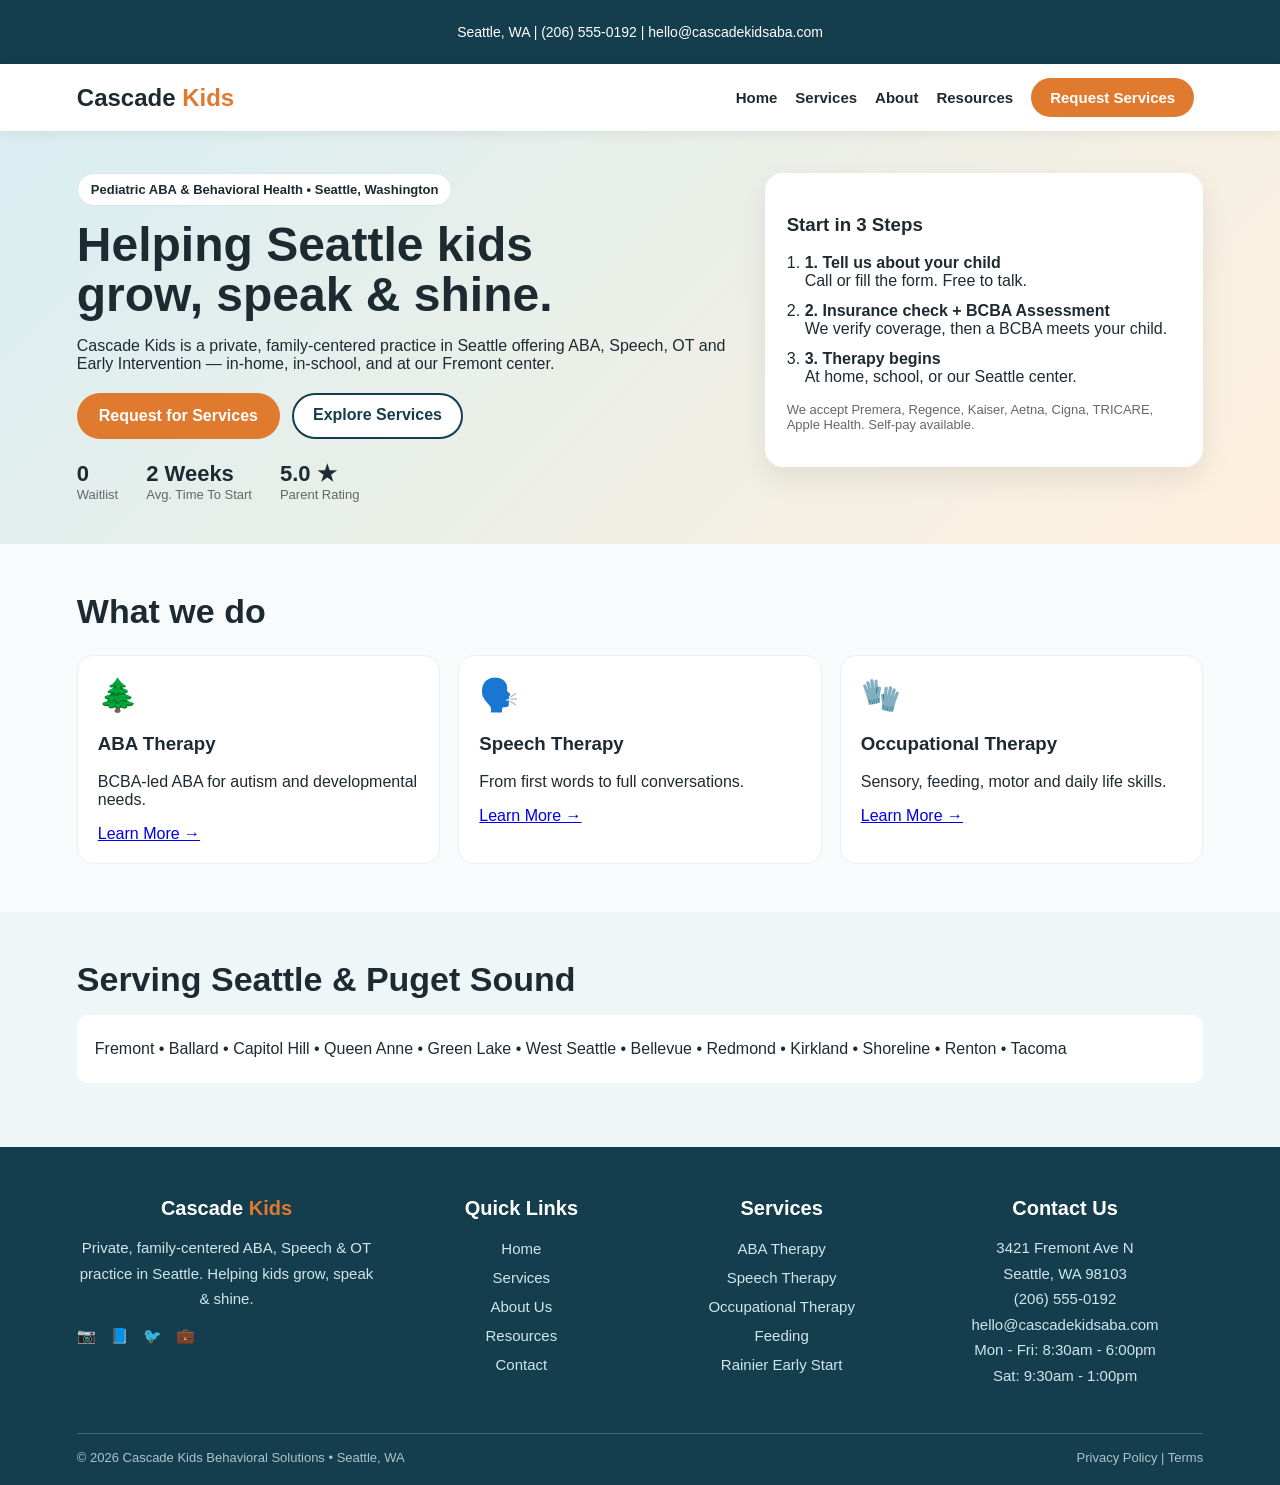
<file: index.html>
<!DOCTYPE html><html lang="en"><head><meta charset="UTF-8"><meta name="viewport" content="width=device-width, initial-scale=1.0"><title>Cascade Kids | ABA Therapy in Seattle, WA</title><link rel="stylesheet" href="style.css"></head><body>
<header class="topbar"><p>Seattle, WA | (206) 555-0192 | hello@cascadekidsaba.com</p></header>
<nav><div class="logo">Cascade <span>Kids</span></div><div class="links"><a href="index.html">Home</a><a href="services.html">Services</a><a href="about.html">About</a><a href="resources.html">Resources</a><a href="contact.html" class="btn">Request Services</a></div><button class="hamburger" onclick="openMenu()">☰</button></nav>
<div id="fullMenu" class="full-menu"><div class="menu-top"><div class="logo white">Cascade <span>Kids</span></div><button class="close-btn" onclick="closeMenu()">✕</button></div><div class="menu-links"><a href="#" onclick="toggleSub(event,'sub1')">Services <span>›</span></a><div id="sub1" class="submenu"><a href="services.html">ABA Therapy</a><a href="services.html">Speech Therapy</a><a href="services.html">Occupational Therapy</a><a href="rainier.html">Rainier Early Start</a><a href="services.html">Social Skills Groups</a><a href="services.html">Parent Coaching</a></div><a href="feeding.html">Feeding</a><a href="rainier.html">Rainier Early Start Program</a><a href="#" onclick="toggleSub(event,'sub2')">About Us <span>›</span></a><div id="sub2" class="submenu"><a href="about.html">Our Story</a><a href="about.html">Our Team</a><a href="about.html">Why Us</a></div><a href="#" onclick="toggleSub(event,'sub3')">Resources <span>›</span></a><div id="sub3" class="submenu"><a href="resources.html">Insurance</a><a href="resources.html">FAQs</a><a href="resources.html">Parent Guides</a></div><a href="contact.html">Contact</a></div><div class="menu-social"><a href="#">📷</a><a href="#">📘</a><a href="#">🐦</a><a href="#">💼</a></div></div>
<section class="hero"><div><span class="badge">Pediatric ABA & Behavioral Health • Seattle, Washington</span><h1>Helping Seattle kids<br>grow, speak & shine.</h1><p>Cascade Kids is a private, family-centered practice in Seattle offering ABA, Speech, OT and Early Intervention — in-home, in-school, and at our Fremont center.</p><div class="hero-btns"><a href="contact.html" class="btn big">Request for Services</a><a href="services.html" class="btn ghost">Explore Services</a></div><div class="stats"><div><b>0</b><span>Waitlist</span></div><div><b>2 Weeks</b><span>Avg. Time To Start</span></div><div><b>5.0 ★</b><span>Parent Rating</span></div></div></div><div class="hero-card"><h3>Start in 3 Steps</h3><ol><li><b>1. Tell us about your child</b><br>Call or fill the form. Free to talk.</li><li><b>2. Insurance check + BCBA Assessment</b><br>We verify coverage, then a BCBA meets your child.</li><li><b>3. Therapy begins</b><br>At home, school, or our Seattle center.</li></ol><p class="small">We accept Premera, Regence, Kaiser, Aetna, Cigna, TRICARE, Apple Health. Self-pay available.</p></div></section>
<section class="section"><h2>What we do</h2><div class="grid"><div class="card"><div class="icon">🌲</div><h3>ABA Therapy</h3><p>BCBA-led ABA for autism and developmental needs.</p><a href="services.html">Learn More →</a></div><div class="card"><div class="icon">🗣️</div><h3>Speech Therapy</h3><p>From first words to full conversations.</p><a href="services.html">Learn More →</a></div><div class="card"><div class="icon">🧤</div><h3>Occupational Therapy</h3><p>Sensory, feeding, motor and daily life skills.</p><a href="services.html">Learn More →</a></div></div></section>
<section class="section light"><h2>Serving Seattle & Puget Sound</h2><p class="tags">Fremont • Ballard • Capitol Hill • Queen Anne • Green Lake • West Seattle • Bellevue • Redmond • Kirkland • Shoreline • Renton • Tacoma</p></section>
<footer class="footer">
  <div class="footer-grid">
    <div>
      <h3>Cascade <span>Kids</span></h3>
      <p>Private, family-centered ABA, Speech & OT practice in Seattle. Helping kids grow, speak & shine.</p>
      <div class="footer-social">
        <a href="#">📷</a>
        <a href="#">📘</a>
        <a href="#">🐦</a>
        <a href="#">💼</a>
      </div>
    </div>
    <div>
      <h3>Quick Links</h3>
      <a href="index.html">Home</a>
      <a href="services.html">Services</a>
      <a href="about.html">About Us</a>
      <a href="resources.html">Resources</a>
      <a href="contact.html">Contact</a>
    </div>
    <div>
      <h3>Services</h3>
      <a href="services.html">ABA Therapy</a>
      <a href="services.html">Speech Therapy</a>
      <a href="services.html">Occupational Therapy</a>
      <a href="feeding.html">Feeding</a>
      <a href="rainier.html">Rainier Early Start</a>
    </div>
    <div>
      <h3>Contact Us</h3>
      <p>3421 Fremont Ave N<br>Seattle, WA 98103<br>(206) 555-0192<br>hello@cascadekidsaba.com<br>Mon - Fri: 8:30am - 6:00pm<br>Sat: 9:30am - 1:00pm</p>
    </div>
  </div>
  <div class="footer-bottom">
    <span>© 2026 Cascade Kids Behavioral Solutions • Seattle, WA</span>
    <span>Privacy Policy | Terms</span>
  </div>
</footer>
<script src="script.js"></script></body></html>
</file>
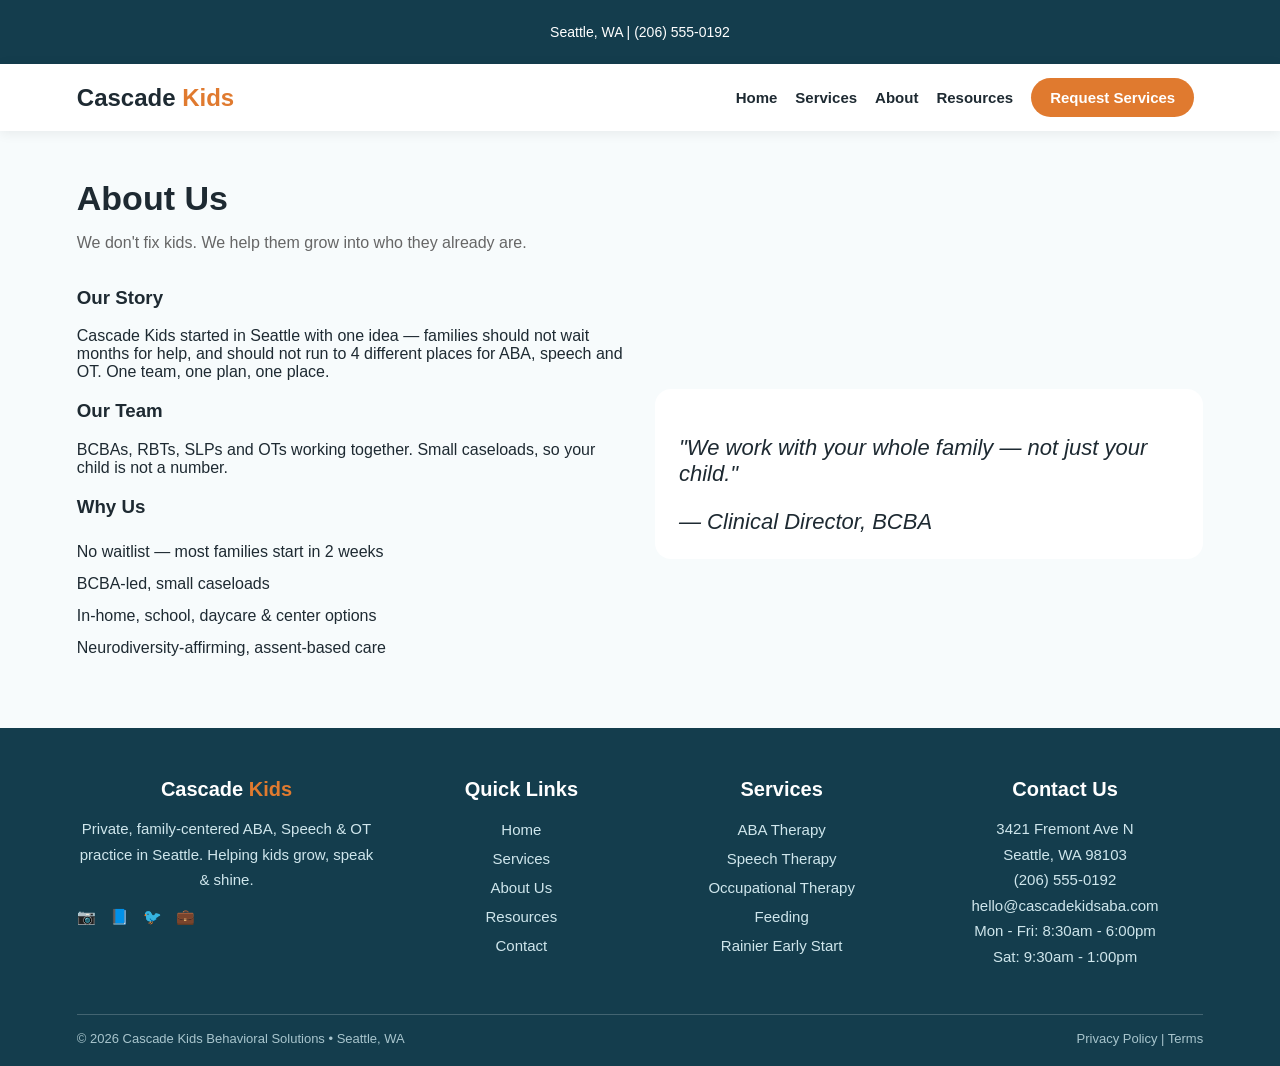
<file: about.html>
<!DOCTYPE html><html lang="en"><head><meta charset="UTF-8"><meta name="viewport" content="width=device-width, initial-scale=1.0"><title>About Us | Cascade Kids Seattle</title><link rel="stylesheet" href="style.css"></head><body>
<header class="topbar"><p>Seattle, WA | (206) 555-0192</p></header>
<nav><div class="logo">Cascade <span>Kids</span></div><div class="links"><a href="index.html">Home</a><a href="services.html">Services</a><a href="about.html">About</a><a href="resources.html">Resources</a><a href="contact.html" class="btn">Request Services</a></div><button class="hamburger" onclick="openMenu()">☰</button></nav>
<div id="fullMenu" class="full-menu"><div class="menu-top"><div class="logo white">Cascade <span>Kids</span></div><button class="close-btn" onclick="closeMenu()">✕</button></div><div class="menu-links"><a href="services.html">Services ›</a><a href="feeding.html">Feeding</a><a href="rainier.html">Rainier Early Start Program</a><a href="about.html">About Us ›</a><a href="resources.html">Resources ›</a><a href="contact.html">Contact</a></div><div class="menu-social"><a href="#">📷</a><a href="#">📘</a><a href="#">🐦</a><a href="#">💼</a></div></div>
<section class="section"><h2>About Us</h2><p class="sub">We don't fix kids. We help them grow into who they already are.</p><div class="split"><div><h3>Our Story</h3><p>Cascade Kids started in Seattle with one idea — families should not wait months for help, and should not run to 4 different places for ABA, speech and OT. One team, one plan, one place.</p><h3>Our Team</h3><p>BCBAs, RBTs, SLPs and OTs working together. Small caseloads, so your child is not a number.</p><h3>Why Us</h3><ul class="ticks"><li>No waitlist — most families start in 2 weeks</li><li>BCBA-led, small caseloads</li><li>In-home, school, daycare & center options</li><li>Neurodiversity-affirming, assent-based care</li></ul></div><div class="quote"><p>"We work with your whole family — not just your child."</p><span>— Clinical Director, BCBA</span></div></div></section>
<footer class="footer">
  <div class="footer-grid">
    <div>
      <h3>Cascade <span>Kids</span></h3>
      <p>Private, family-centered ABA, Speech & OT practice in Seattle. Helping kids grow, speak & shine.</p>
      <div class="footer-social">
        <a href="#">📷</a>
        <a href="#">📘</a>
        <a href="#">🐦</a>
        <a href="#">💼</a>
      </div>
    </div>
    <div>
      <h3>Quick Links</h3>
      <a href="index.html">Home</a>
      <a href="services.html">Services</a>
      <a href="about.html">About Us</a>
      <a href="resources.html">Resources</a>
      <a href="contact.html">Contact</a>
    </div>
    <div>
      <h3>Services</h3>
      <a href="services.html">ABA Therapy</a>
      <a href="services.html">Speech Therapy</a>
      <a href="services.html">Occupational Therapy</a>
      <a href="feeding.html">Feeding</a>
      <a href="rainier.html">Rainier Early Start</a>
    </div>
    <div>
      <h3>Contact Us</h3>
      <p>3421 Fremont Ave N<br>Seattle, WA 98103<br>(206) 555-0192<br>hello@cascadekidsaba.com<br>Mon - Fri: 8:30am - 6:00pm<br>Sat: 9:30am - 1:00pm</p>
    </div>
  </div>
  <div class="footer-bottom">
    <span>© 2026 Cascade Kids Behavioral Solutions • Seattle, WA</span>
    <span>Privacy Policy | Terms</span>
  </div>
</footer>
</file>
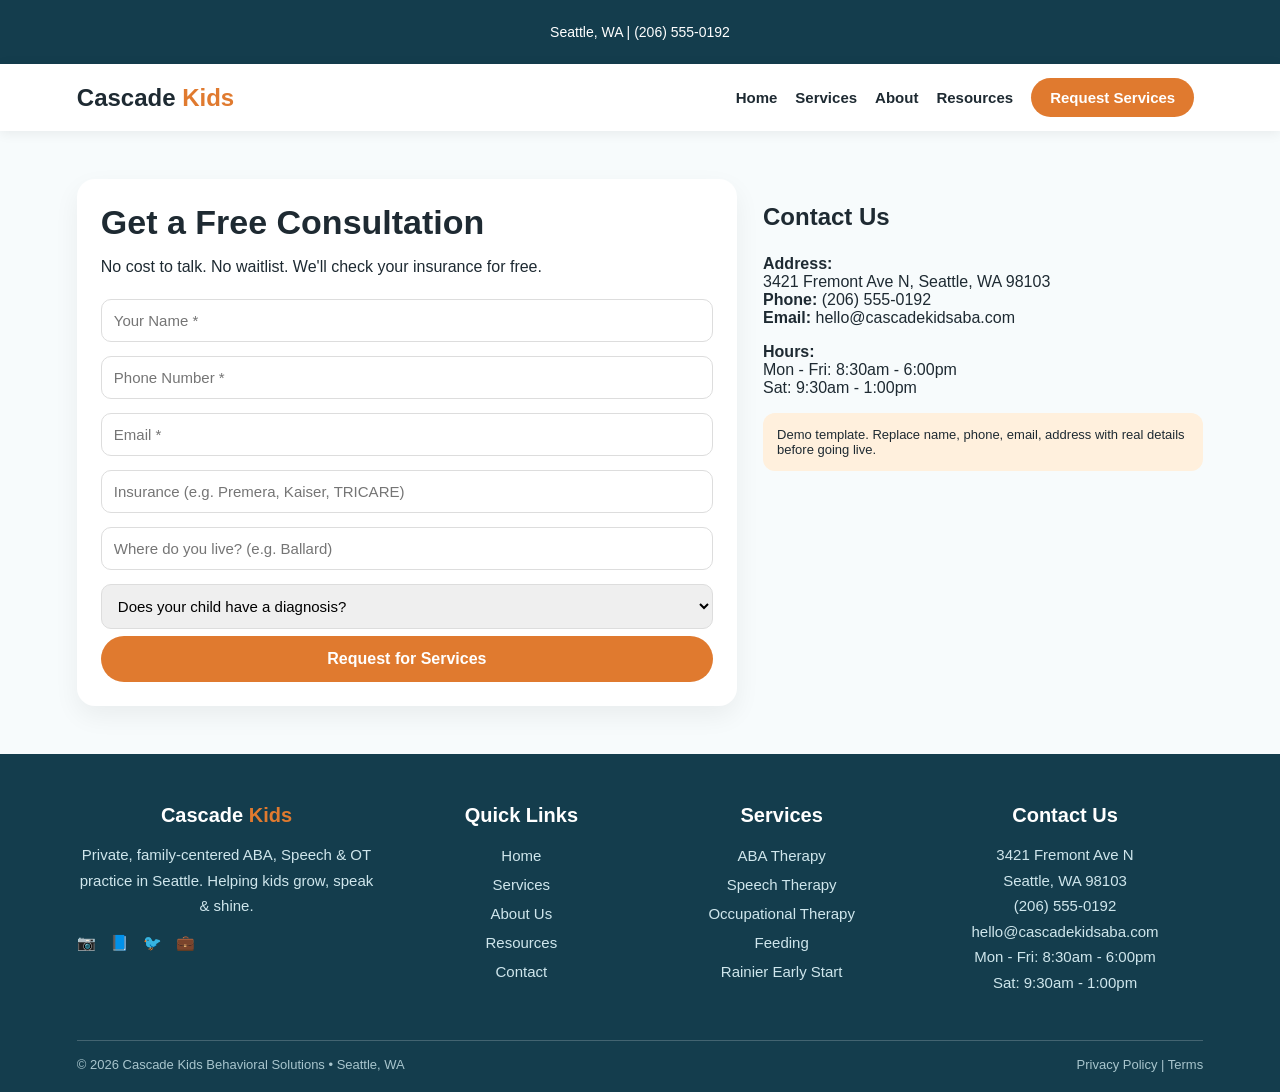
<file: contact.html>
<!DOCTYPE html><html lang="en"><head><meta charset="UTF-8"><meta name="viewport" content="width=device-width, initial-scale=1.0"><title>Contact | Cascade Kids Seattle</title><link rel="stylesheet" href="style.css"></head><body>
<header class="topbar"><p>Seattle, WA | (206) 555-0192</p></header>
<nav><div class="logo">Cascade <span>Kids</span></div><div class="links"><a href="index.html">Home</a><a href="services.html">Services</a><a href="about.html">About</a><a href="resources.html">Resources</a><a href="contact.html" class="btn">Request Services</a></div><button class="hamburger" onclick="openMenu()">☰</button></nav>
<div id="fullMenu" class="full-menu"><div class="menu-top"><div class="logo white">Cascade <span>Kids</span></div><button class="close-btn" onclick="closeMenu()">✕</button></div><div class="menu-links"><a href="services.html">Services ›</a><a href="feeding.html">Feeding</a><a href="rainier.html">Rainier Early Start Program</a><a href="about.html">About Us ›</a><a href="resources.html">Resources ›</a><a href="contact.html">Contact</a></div><div class="menu-social"><a href="#">📷</a><a href="#">📘</a><a href="#">🐦</a><a href="#">💼</a></div></div>
<section class="section contact"><div class="form-box"><h2>Get a Free Consultation</h2><p>No cost to talk. No waitlist. We'll check your insurance for free.</p><form onsubmit="event.preventDefault(); document.getElementById('thanks').style.display='block';"><input type="text" placeholder="Your Name *" required><input type="tel" placeholder="Phone Number *" required><input type="email" placeholder="Email *" required><input type="text" placeholder="Insurance (e.g. Premera, Kaiser, TRICARE)"><input type="text" placeholder="Where do you live? (e.g. Ballard)"><select><option>Does your child have a diagnosis?</option><option>Yes - Autism</option><option>Yes - Other</option><option>Not yet / In evaluation</option><option>No</option></select><button type="submit" class="btn big full">Request for Services</button><p id="thanks" style="display:none; color:#1a7a3a; font-weight:700;">Thank you! We will call you back within 1 business day. (Demo form)</p></form></div><div class="info"><h3>Contact Us</h3><p><b>Address:</b><br>3421 Fremont Ave N, Seattle, WA 98103<br><b>Phone:</b> (206) 555-0192<br><b>Email:</b> hello@cascadekidsaba.com</p><p><b>Hours:</b><br>Mon - Fri: 8:30am - 6:00pm<br>Sat: 9:30am - 1:00pm</p><div class="note">Demo template. Replace name, phone, email, address with real details before going live.</div></div></section>
<footer class="footer">
  <div class="footer-grid">
    <div>
      <h3>Cascade <span>Kids</span></h3>
      <p>Private, family-centered ABA, Speech & OT practice in Seattle. Helping kids grow, speak & shine.</p>
      <div class="footer-social">
        <a href="#">📷</a>
        <a href="#">📘</a>
        <a href="#">🐦</a>
        <a href="#">💼</a>
      </div>
    </div>
    <div>
      <h3>Quick Links</h3>
      <a href="index.html">Home</a>
      <a href="services.html">Services</a>
      <a href="about.html">About Us</a>
      <a href="resources.html">Resources</a>
      <a href="contact.html">Contact</a>
    </div>
    <div>
      <h3>Services</h3>
      <a href="services.html">ABA Therapy</a>
      <a href="services.html">Speech Therapy</a>
      <a href="services.html">Occupational Therapy</a>
      <a href="feeding.html">Feeding</a>
      <a href="rainier.html">Rainier Early Start</a>
    </div>
    <div>
      <h3>Contact Us</h3>
      <p>3421 Fremont Ave N<br>Seattle, WA 98103<br>(206) 555-0192<br>hello@cascadekidsaba.com<br>Mon - Fri: 8:30am - 6:00pm<br>Sat: 9:30am - 1:00pm</p>
    </div>
  </div>
  <div class="footer-bottom">
    <span>© 2026 Cascade Kids Behavioral Solutions • Seattle, WA</span>
    <span>Privacy Policy | Terms</span>
  </div>
</footer>
</file>
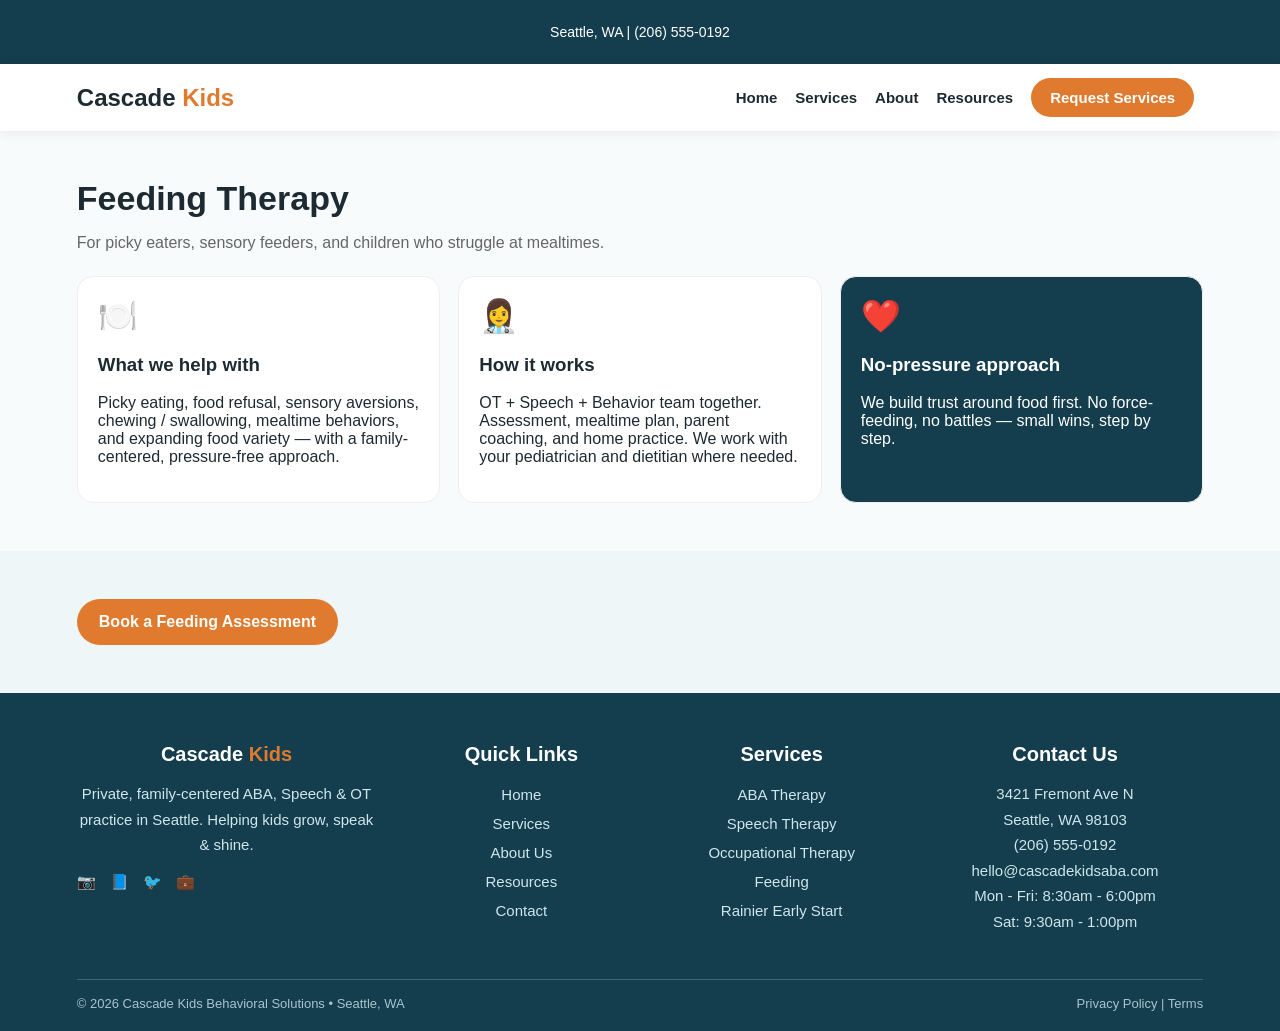
<file: feeding.html>
<!DOCTYPE html><html lang="en"><head><meta charset="UTF-8"><meta name="viewport" content="width=device-width, initial-scale=1.0"><title>Feeding | Cascade Kids Seattle</title><link rel="stylesheet" href="style.css"></head><body>
<header class="topbar"><p>Seattle, WA | (206) 555-0192</p></header>
<nav><div class="logo">Cascade <span>Kids</span></div><div class="links"><a href="index.html">Home</a><a href="services.html">Services</a><a href="about.html">About</a><a href="resources.html">Resources</a><a href="contact.html" class="btn">Request Services</a></div><button class="hamburger" onclick="openMenu()">☰</button></nav>
<div id="fullMenu" class="full-menu"><div class="menu-top"><div class="logo white">Cascade <span>Kids</span></div><button class="close-btn" onclick="closeMenu()">✕</button></div><div class="menu-links"><a href="services.html">Services ›</a><a href="feeding.html">Feeding</a><a href="rainier.html">Rainier Early Start Program</a><a href="about.html">About Us ›</a><a href="resources.html">Resources ›</a><a href="contact.html">Contact</a></div><div class="menu-social"><a href="#">📷</a><a href="#">📘</a><a href="#">🐦</a><a href="#">💼</a></div></div>
<section class="section"><h2>Feeding Therapy</h2><p class="sub">For picky eaters, sensory feeders, and children who struggle at mealtimes.</p><div class="grid"><div class="card"><div class="icon">🍽️</div><h3>What we help with</h3><p>Picky eating, food refusal, sensory aversions, chewing / swallowing, mealtime behaviors, and expanding food variety — with a family-centered, pressure-free approach.</p></div><div class="card"><div class="icon">👩‍⚕️</div><h3>How it works</h3><p>OT + Speech + Behavior team together. Assessment, mealtime plan, parent coaching, and home practice. We work with your pediatrician and dietitian where needed.</p></div><div class="card highlight"><div class="icon">❤️</div><h3>No-pressure approach</h3><p>We build trust around food first. No force-feeding, no battles — small wins, step by step.</p></div></div></section>
<section class="section light"><a href="contact.html" class="btn big">Book a Feeding Assessment</a></section>
<footer class="footer">
  <div class="footer-grid">
    <div>
      <h3>Cascade <span>Kids</span></h3>
      <p>Private, family-centered ABA, Speech & OT practice in Seattle. Helping kids grow, speak & shine.</p>
      <div class="footer-social">
        <a href="#">📷</a>
        <a href="#">📘</a>
        <a href="#">🐦</a>
        <a href="#">💼</a>
      </div>
    </div>
    <div>
      <h3>Quick Links</h3>
      <a href="index.html">Home</a>
      <a href="services.html">Services</a>
      <a href="about.html">About Us</a>
      <a href="resources.html">Resources</a>
      <a href="contact.html">Contact</a>
    </div>
    <div>
      <h3>Services</h3>
      <a href="services.html">ABA Therapy</a>
      <a href="services.html">Speech Therapy</a>
      <a href="services.html">Occupational Therapy</a>
      <a href="feeding.html">Feeding</a>
      <a href="rainier.html">Rainier Early Start</a>
    </div>
    <div>
      <h3>Contact Us</h3>
      <p>3421 Fremont Ave N<br>Seattle, WA 98103<br>(206) 555-0192<br>hello@cascadekidsaba.com<br>Mon - Fri: 8:30am - 6:00pm<br>Sat: 9:30am - 1:00pm</p>
    </div>
  </div>
  <div class="footer-bottom">
    <span>© 2026 Cascade Kids Behavioral Solutions • Seattle, WA</span>
    <span>Privacy Policy | Terms</span>
  </div>
</footer>
</file>
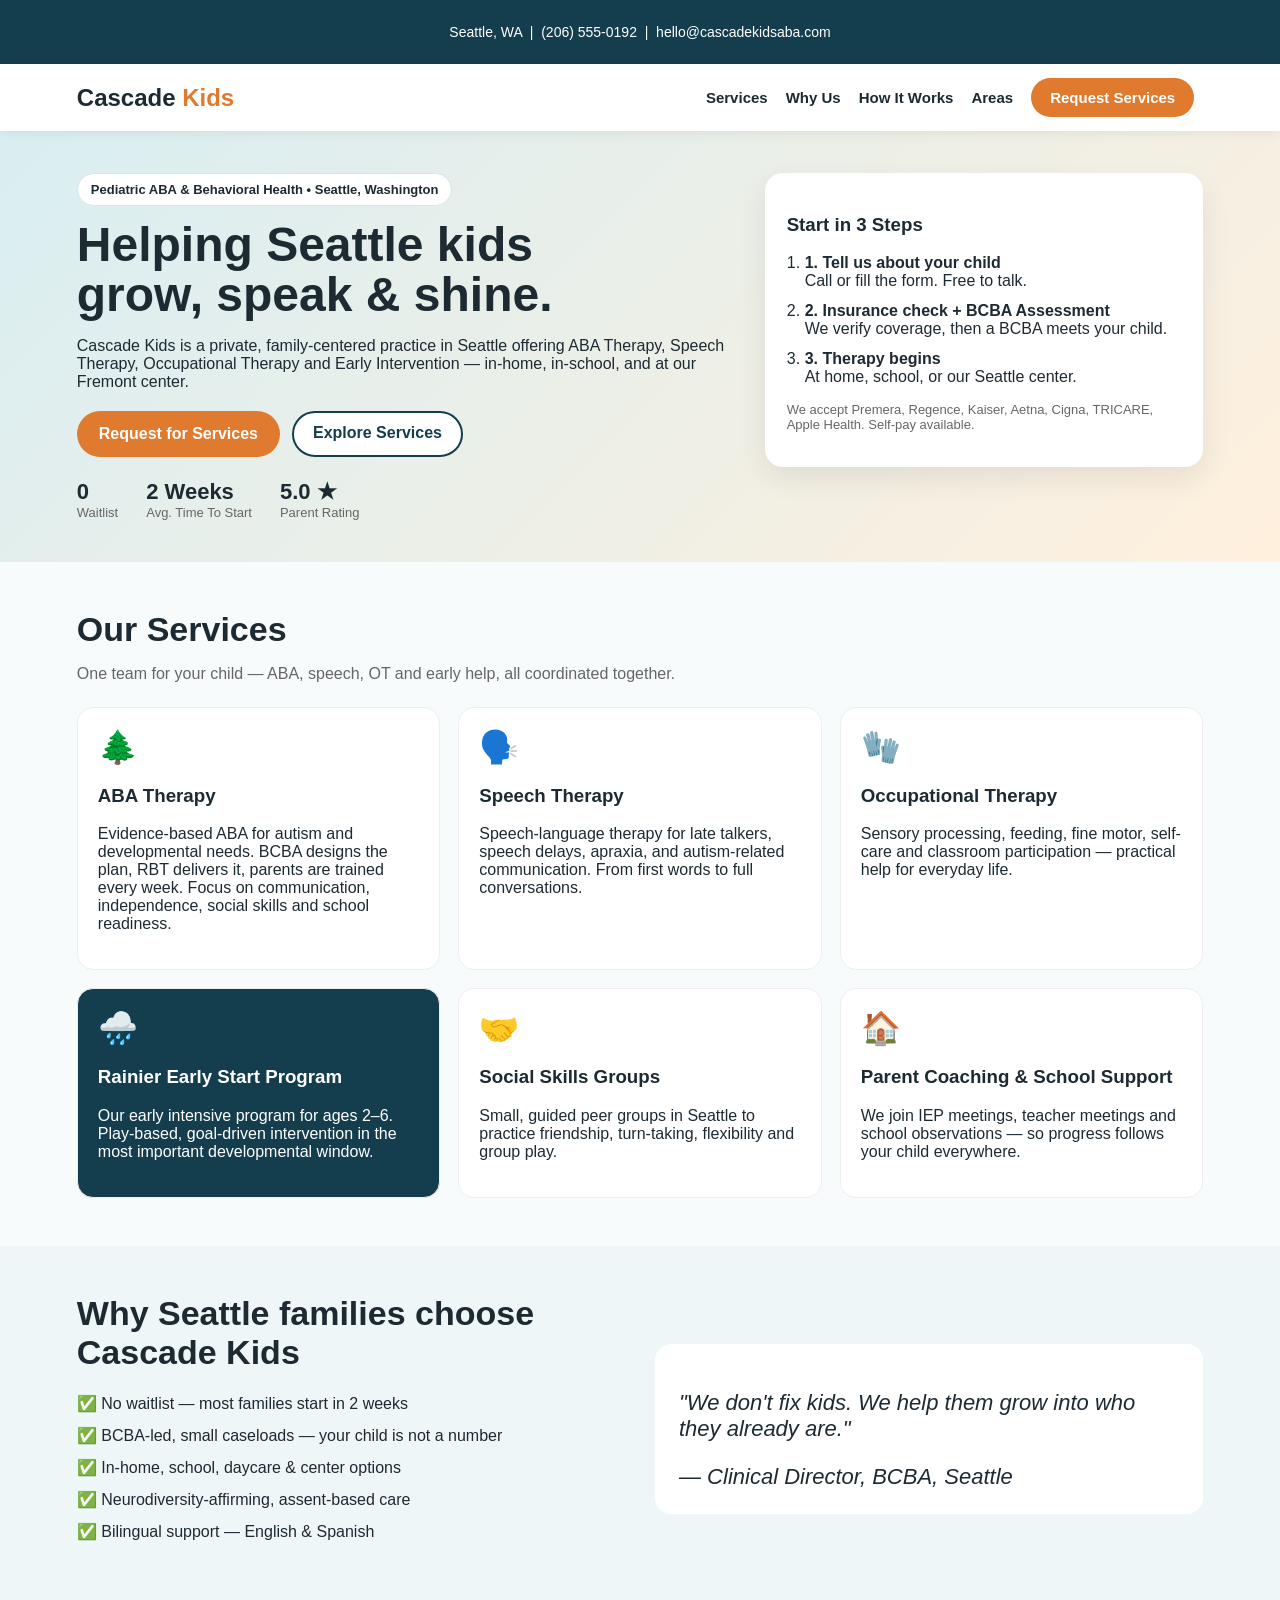
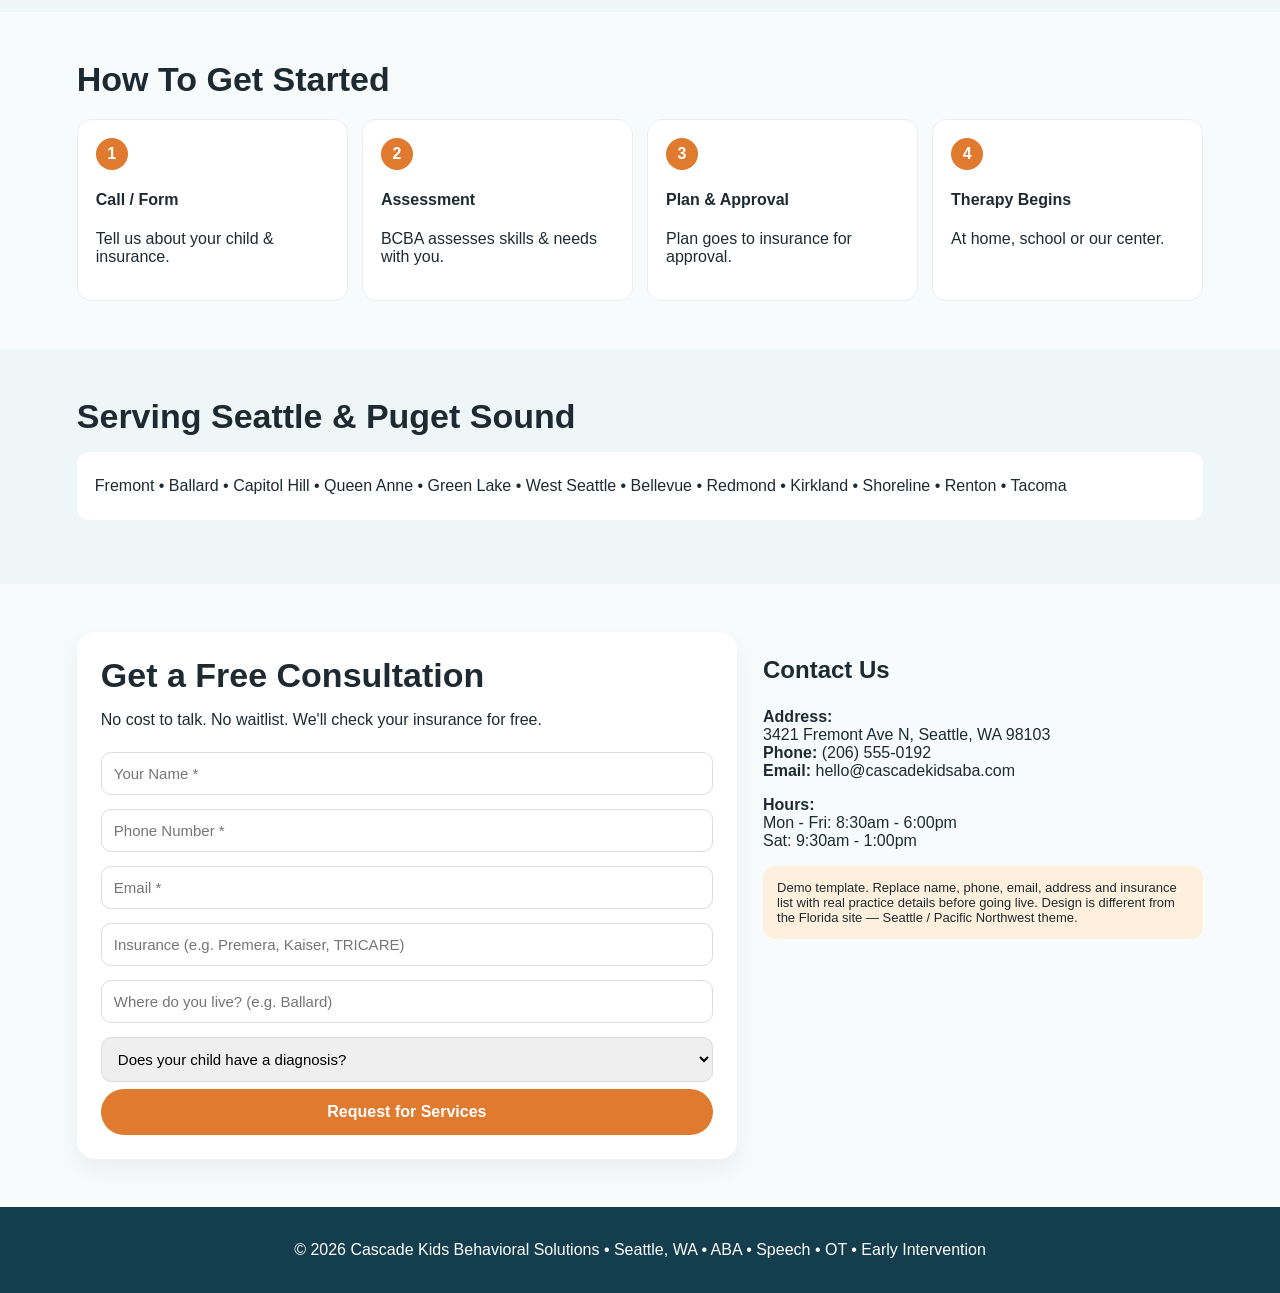
<file: index (3).html>
<!DOCTYPE html>
<html lang="en">
<head>
<meta charset="UTF-8">
<meta name="viewport" content="width=device-width, initial-scale=1.0">
<title>Cascade Kids Behavioral Solutions | ABA Therapy in Seattle, WA</title>
<meta name="description" content="Cascade Kids Behavioral Solutions is a private pediatric therapy practice in Seattle, WA offering ABA, Speech Therapy, Occupational Therapy and Early Intervention.">
<link rel="stylesheet" href="style.css">
</head>
<body>
<header class="topbar"><p>Seattle, WA &nbsp;|&nbsp; (206) 555-0192 &nbsp;|&nbsp; hello@cascadekidsaba.com</p></header>
<nav><div class="logo">Cascade <span>Kids</span></div><div class="links"><a href="#services">Services</a><a href="#about">Why Us</a><a href="#process">How It Works</a><a href="#areas">Areas</a><a href="#contact" class="btn">Request Services</a></div></nav>

<section class="hero">
<div>
<span class="badge">Pediatric ABA & Behavioral Health • Seattle, Washington</span>
<h1>Helping Seattle kids<br>grow, speak & shine.</h1>
<p>Cascade Kids is a private, family-centered practice in Seattle offering ABA Therapy, Speech Therapy, Occupational Therapy and Early Intervention — in-home, in-school, and at our Fremont center.</p>
<div class="hero-btns"><a href="#contact" class="btn big">Request for Services</a><a href="#services" class="btn ghost">Explore Services</a></div>
<div class="stats"><div><b>0</b><span>Waitlist</span></div><div><b>2 Weeks</b><span>Avg. Time To Start</span></div><div><b>5.0 ★</b><span>Parent Rating</span></div></div>
</div>
<div class="hero-card">
<h3>Start in 3 Steps</h3>
<ol><li><b>1. Tell us about your child</b><br>Call or fill the form. Free to talk.</li><li><b>2. Insurance check + BCBA Assessment</b><br>We verify coverage, then a BCBA meets your child.</li><li><b>3. Therapy begins</b><br>At home, school, or our Seattle center.</li></ol>
<p class="small">We accept Premera, Regence, Kaiser, Aetna, Cigna, TRICARE, Apple Health. Self-pay available.</p>
</div>
</section>

<section id="services" class="section">
<h2>Our Services</h2>
<p class="sub">One team for your child — ABA, speech, OT and early help, all coordinated together.</p>
<div class="grid">
<div class="card"><div class="icon">🌲</div><h3>ABA Therapy</h3><p>Evidence-based ABA for autism and developmental needs. BCBA designs the plan, RBT delivers it, parents are trained every week. Focus on communication, independence, social skills and school readiness.</p></div>
<div class="card"><div class="icon">🗣️</div><h3>Speech Therapy</h3><p>Speech-language therapy for late talkers, speech delays, apraxia, and autism-related communication. From first words to full conversations.</p></div>
<div class="card"><div class="icon">🧤</div><h3>Occupational Therapy</h3><p>Sensory processing, feeding, fine motor, self-care and classroom participation — practical help for everyday life.</p></div>
<div class="card highlight"><div class="icon">🌧️</div><h3>Rainier Early Start Program</h3><p>Our early intensive program for ages 2–6. Play-based, goal-driven intervention in the most important developmental window.</p></div>
<div class="card"><div class="icon">🤝</div><h3>Social Skills Groups</h3><p>Small, guided peer groups in Seattle to practice friendship, turn-taking, flexibility and group play.</p></div>
<div class="card"><div class="icon">🏠</div><h3>Parent Coaching & School Support</h3><p>We join IEP meetings, teacher meetings and school observations — so progress follows your child everywhere.</p></div>
</div>
</section>

<section id="about" class="section light">
<div class="split">
<div><h2>Why Seattle families choose Cascade Kids</h2><ul class="ticks"><li>✅ No waitlist — most families start in 2 weeks</li><li>✅ BCBA-led, small caseloads — your child is not a number</li><li>✅ In-home, school, daycare & center options</li><li>✅ Neurodiversity-affirming, assent-based care</li><li>✅ Bilingual support — English & Spanish</li></ul></div>
<div class="quote"><p>"We don't fix kids. We help them grow into who they already are."</p><span>— Clinical Director, BCBA, Seattle</span></div>
</div>
</section>

<section id="process" class="section">
<h2>How To Get Started</h2>
<div class="steps"><div><b>1</b><h4>Call / Form</h4><p>Tell us about your child & insurance.</p></div><div><b>2</b><h4>Assessment</h4><p>BCBA assesses skills & needs with you.</p></div><div><b>3</b><h4>Plan & Approval</h4><p>Plan goes to insurance for approval.</p></div><div><b>4</b><h4>Therapy Begins</h4><p>At home, school or our center.</p></div></div>
</section>

<section id="areas" class="section light">
<h2>Serving Seattle & Puget Sound</h2>
<p class="tags">Fremont • Ballard • Capitol Hill • Queen Anne • Green Lake • West Seattle • Bellevue • Redmond • Kirkland • Shoreline • Renton • Tacoma</p>
</section>

<section id="contact" class="section contact">
<div class="form-box"><h2>Get a Free Consultation</h2><p>No cost to talk. No waitlist. We'll check your insurance for free.</p>
<form onsubmit="event.preventDefault(); document.getElementById('thanks').style.display='block';">
<input type="text" placeholder="Your Name *" required>
<input type="tel" placeholder="Phone Number *" required>
<input type="email" placeholder="Email *" required>
<input type="text" placeholder="Insurance (e.g. Premera, Kaiser, TRICARE)">
<input type="text" placeholder="Where do you live? (e.g. Ballard)">
<select><option>Does your child have a diagnosis?</option><option>Yes - Autism</option><option>Yes - Other</option><option>Not yet / In evaluation</option><option>No</option></select>
<button type="submit" class="btn big full">Request for Services</button>
<p id="thanks" style="display:none; color:#1a7a3a; font-weight:700;">Thank you! We will call you back within 1 business day. (Demo form — connect to Formspree for live use)</p>
</form></div>
<div class="info"><h3>Contact Us</h3><p><b>Address:</b><br>3421 Fremont Ave N, Seattle, WA 98103<br><b>Phone:</b> (206) 555-0192<br><b>Email:</b> hello@cascadekidsaba.com</p><p><b>Hours:</b><br>Mon - Fri: 8:30am - 6:00pm<br>Sat: 9:30am - 1:00pm</p><div class="note">Demo template. Replace name, phone, email, address and insurance list with real practice details before going live. Design is different from the Florida site — Seattle / Pacific Northwest theme.</div></div>
</section>

<footer><p>© 2026 Cascade Kids Behavioral Solutions • Seattle, WA • ABA • Speech • OT • Early Intervention</p></footer>
<script src="script.js"></script>
</body>
</html>
</file>
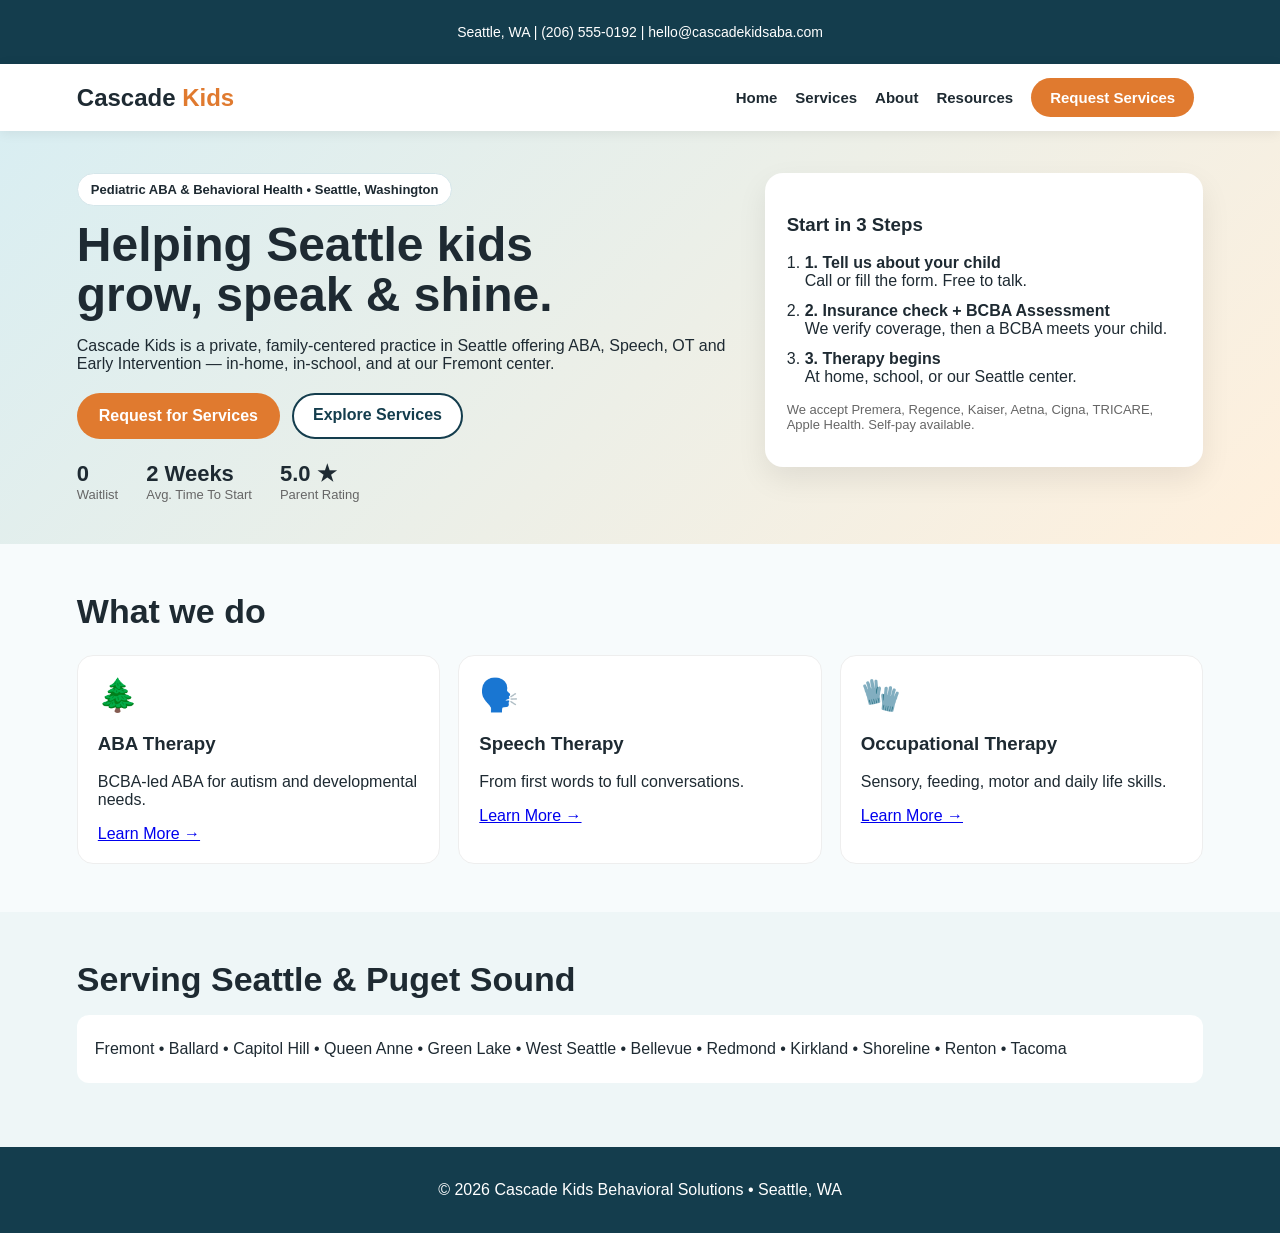
<file: index (5).html>
<!DOCTYPE html><html lang="en"><head><meta charset="UTF-8"><meta name="viewport" content="width=device-width, initial-scale=1.0"><title>Cascade Kids | ABA Therapy in Seattle, WA</title><link rel="stylesheet" href="style.css"></head><body>
<header class="topbar"><p>Seattle, WA | (206) 555-0192 | hello@cascadekidsaba.com</p></header>
<nav><div class="logo">Cascade <span>Kids</span></div><div class="links"><a href="index.html">Home</a><a href="services.html">Services</a><a href="about.html">About</a><a href="resources.html">Resources</a><a href="contact.html" class="btn">Request Services</a></div><button class="hamburger" onclick="openMenu()">☰</button></nav>
<div id="fullMenu" class="full-menu"><div class="menu-top"><div class="logo white">Cascade <span>Kids</span></div><button class="close-btn" onclick="closeMenu()">✕</button></div><div class="menu-links"><a href="#" onclick="toggleSub(event,'sub1')">Services <span>›</span></a><div id="sub1" class="submenu"><a href="services.html">ABA Therapy</a><a href="services.html">Speech Therapy</a><a href="services.html">Occupational Therapy</a><a href="rainier.html">Rainier Early Start</a><a href="services.html">Social Skills Groups</a><a href="services.html">Parent Coaching</a></div><a href="feeding.html">Feeding</a><a href="rainier.html">Rainier Early Start Program</a><a href="#" onclick="toggleSub(event,'sub2')">About Us <span>›</span></a><div id="sub2" class="submenu"><a href="about.html">Our Story</a><a href="about.html">Our Team</a><a href="about.html">Why Us</a></div><a href="#" onclick="toggleSub(event,'sub3')">Resources <span>›</span></a><div id="sub3" class="submenu"><a href="resources.html">Insurance</a><a href="resources.html">FAQs</a><a href="resources.html">Parent Guides</a></div><a href="contact.html">Contact</a></div><div class="menu-social"><a href="#">📷</a><a href="#">📘</a><a href="#">🐦</a><a href="#">💼</a></div></div>
<section class="hero"><div><span class="badge">Pediatric ABA & Behavioral Health • Seattle, Washington</span><h1>Helping Seattle kids<br>grow, speak & shine.</h1><p>Cascade Kids is a private, family-centered practice in Seattle offering ABA, Speech, OT and Early Intervention — in-home, in-school, and at our Fremont center.</p><div class="hero-btns"><a href="contact.html" class="btn big">Request for Services</a><a href="services.html" class="btn ghost">Explore Services</a></div><div class="stats"><div><b>0</b><span>Waitlist</span></div><div><b>2 Weeks</b><span>Avg. Time To Start</span></div><div><b>5.0 ★</b><span>Parent Rating</span></div></div></div><div class="hero-card"><h3>Start in 3 Steps</h3><ol><li><b>1. Tell us about your child</b><br>Call or fill the form. Free to talk.</li><li><b>2. Insurance check + BCBA Assessment</b><br>We verify coverage, then a BCBA meets your child.</li><li><b>3. Therapy begins</b><br>At home, school, or our Seattle center.</li></ol><p class="small">We accept Premera, Regence, Kaiser, Aetna, Cigna, TRICARE, Apple Health. Self-pay available.</p></div></section>
<section class="section"><h2>What we do</h2><div class="grid"><div class="card"><div class="icon">🌲</div><h3>ABA Therapy</h3><p>BCBA-led ABA for autism and developmental needs.</p><a href="services.html">Learn More →</a></div><div class="card"><div class="icon">🗣️</div><h3>Speech Therapy</h3><p>From first words to full conversations.</p><a href="services.html">Learn More →</a></div><div class="card"><div class="icon">🧤</div><h3>Occupational Therapy</h3><p>Sensory, feeding, motor and daily life skills.</p><a href="services.html">Learn More →</a></div></div></section>
<section class="section light"><h2>Serving Seattle & Puget Sound</h2><p class="tags">Fremont • Ballard • Capitol Hill • Queen Anne • Green Lake • West Seattle • Bellevue • Redmond • Kirkland • Shoreline • Renton • Tacoma</p></section>
<footer><p>© 2026 Cascade Kids Behavioral Solutions • Seattle, WA</p></footer>
<script src="script.js"></script></body></html>
</file>
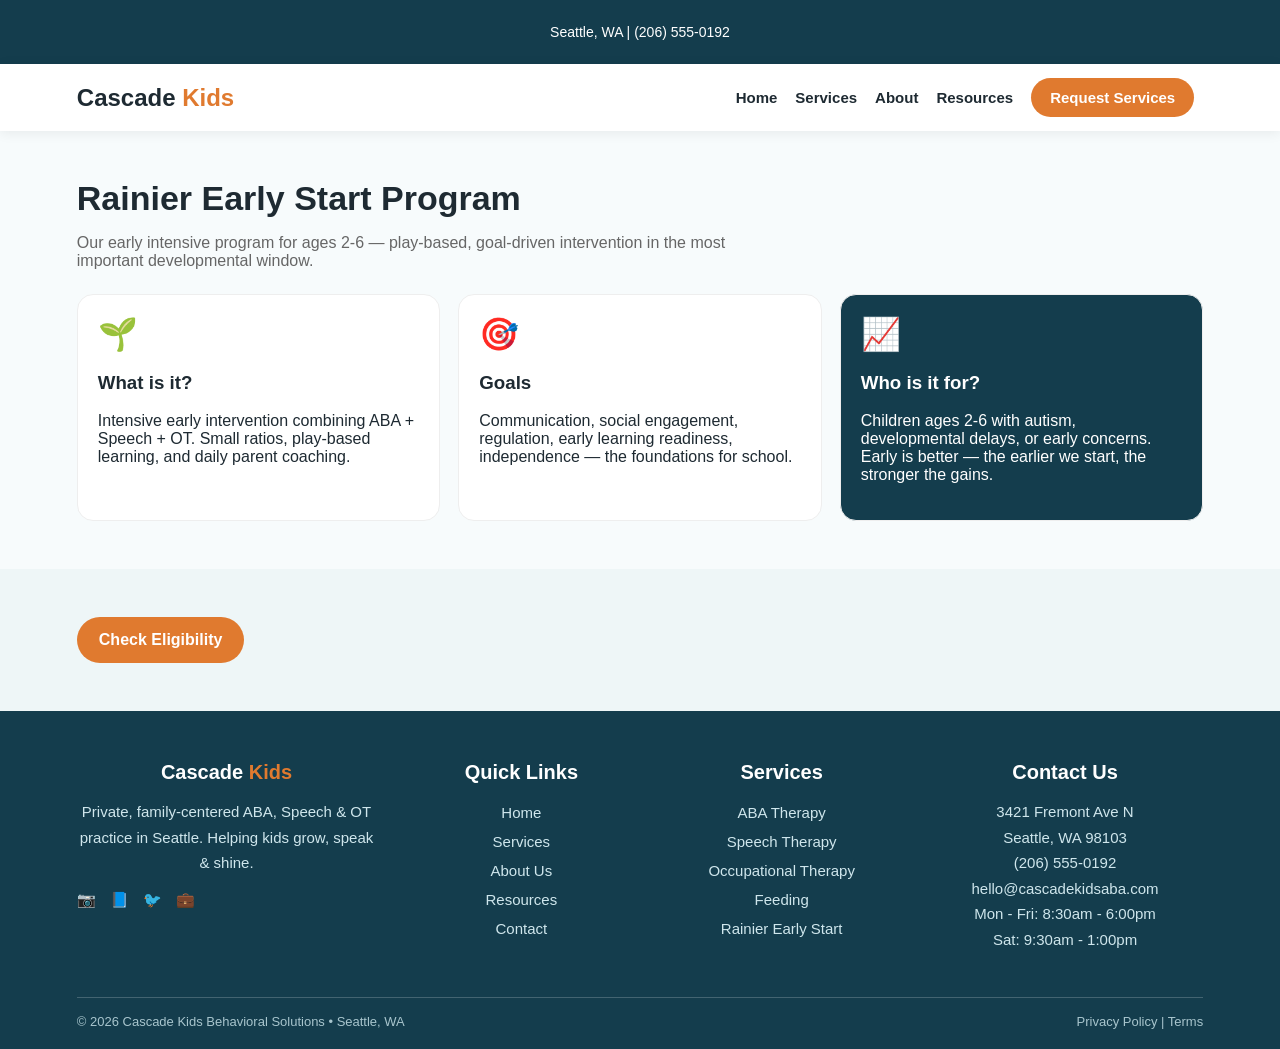
<file: rainier.html>
<!DOCTYPE html><html lang="en"><head><meta charset="UTF-8"><meta name="viewport" content="width=device-width, initial-scale=1.0"><title>Rainier Early Start | Cascade Kids Seattle</title><link rel="stylesheet" href="style.css"></head><body>
<header class="topbar"><p>Seattle, WA | (206) 555-0192</p></header>
<nav><div class="logo">Cascade <span>Kids</span></div><div class="links"><a href="index.html">Home</a><a href="services.html">Services</a><a href="about.html">About</a><a href="resources.html">Resources</a><a href="contact.html" class="btn">Request Services</a></div><button class="hamburger" onclick="openMenu()">☰</button></nav>
<div id="fullMenu" class="full-menu"><div class="menu-top"><div class="logo white">Cascade <span>Kids</span></div><button class="close-btn" onclick="closeMenu()">✕</button></div><div class="menu-links"><a href="services.html">Services ›</a><a href="feeding.html">Feeding</a><a href="rainier.html">Rainier Early Start Program</a><a href="about.html">About Us ›</a><a href="resources.html">Resources ›</a><a href="contact.html">Contact</a></div><div class="menu-social"><a href="#">📷</a><a href="#">📘</a><a href="#">🐦</a><a href="#">💼</a></div></div>
<section class="section"><h2>Rainier Early Start Program</h2><p class="sub">Our early intensive program for ages 2-6 — play-based, goal-driven intervention in the most important developmental window.</p><div class="grid"><div class="card"><div class="icon">🌱</div><h3>What is it?</h3><p>Intensive early intervention combining ABA + Speech + OT. Small ratios, play-based learning, and daily parent coaching.</p></div><div class="card"><div class="icon">🎯</div><h3>Goals</h3><p>Communication, social engagement, regulation, early learning readiness, independence — the foundations for school.</p></div><div class="card highlight"><div class="icon">📈</div><h3>Who is it for?</h3><p>Children ages 2-6 with autism, developmental delays, or early concerns. Early is better — the earlier we start, the stronger the gains.</p></div></div></section>
<section class="section light"><a href="contact.html" class="btn big">Check Eligibility</a></section>
<footer class="footer">
  <div class="footer-grid">
    <div>
      <h3>Cascade <span>Kids</span></h3>
      <p>Private, family-centered ABA, Speech & OT practice in Seattle. Helping kids grow, speak & shine.</p>
      <div class="footer-social">
        <a href="#">📷</a>
        <a href="#">📘</a>
        <a href="#">🐦</a>
        <a href="#">💼</a>
      </div>
    </div>
    <div>
      <h3>Quick Links</h3>
      <a href="index.html">Home</a>
      <a href="services.html">Services</a>
      <a href="about.html">About Us</a>
      <a href="resources.html">Resources</a>
      <a href="contact.html">Contact</a>
    </div>
    <div>
      <h3>Services</h3>
      <a href="services.html">ABA Therapy</a>
      <a href="services.html">Speech Therapy</a>
      <a href="services.html">Occupational Therapy</a>
      <a href="feeding.html">Feeding</a>
      <a href="rainier.html">Rainier Early Start</a>
    </div>
    <div>
      <h3>Contact Us</h3>
      <p>3421 Fremont Ave N<br>Seattle, WA 98103<br>(206) 555-0192<br>hello@cascadekidsaba.com<br>Mon - Fri: 8:30am - 6:00pm<br>Sat: 9:30am - 1:00pm</p>
    </div>
  </div>
  <div class="footer-bottom">
    <span>© 2026 Cascade Kids Behavioral Solutions • Seattle, WA</span>
    <span>Privacy Policy | Terms</span>
  </div>
</footer>
</file>
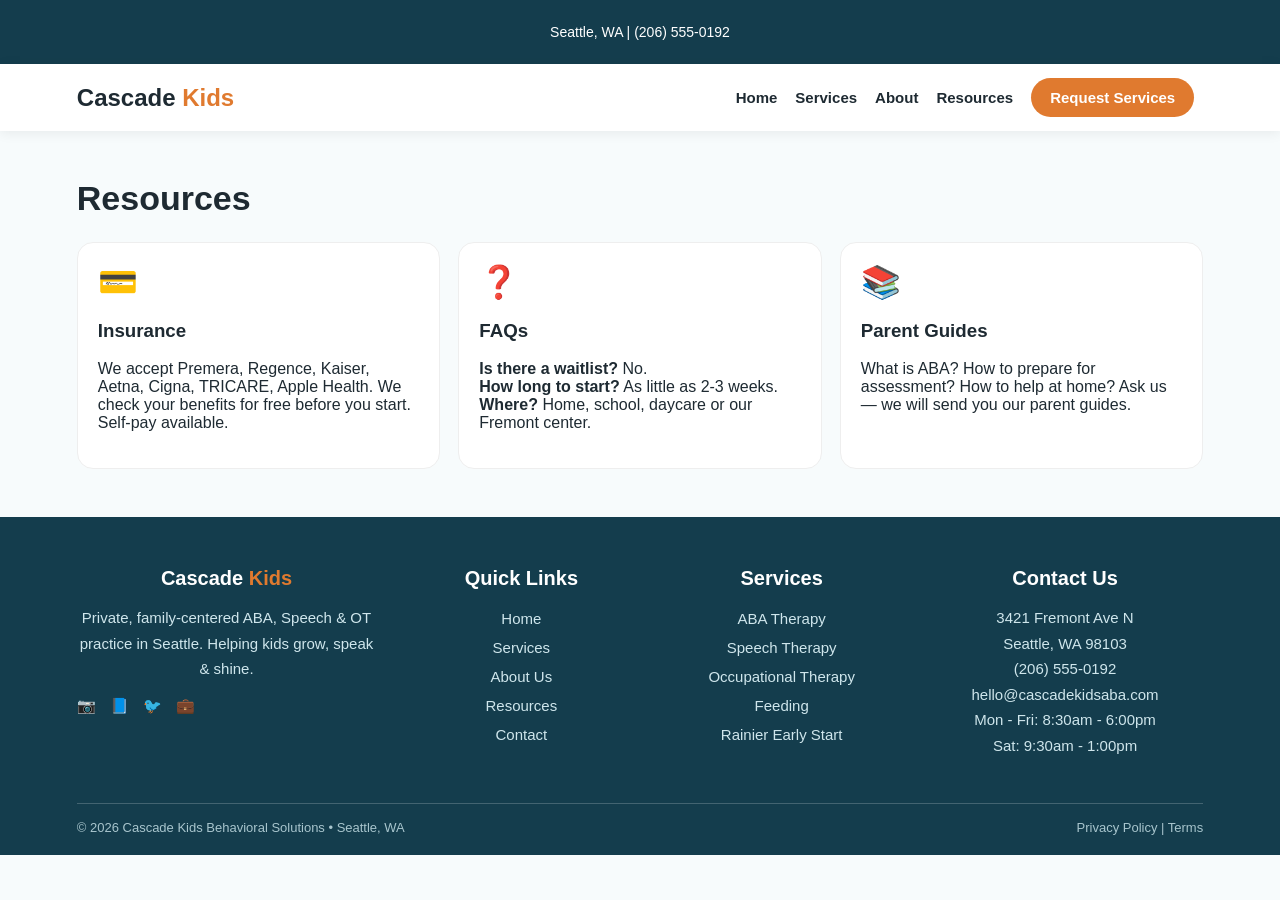
<file: resources.html>
<!DOCTYPE html><html lang="en"><head><meta charset="UTF-8"><meta name="viewport" content="width=device-width, initial-scale=1.0"><title>Resources | Cascade Kids Seattle</title><link rel="stylesheet" href="style.css"></head><body>
<header class="topbar"><p>Seattle, WA | (206) 555-0192</p></header>
<nav><div class="logo">Cascade <span>Kids</span></div><div class="links"><a href="index.html">Home</a><a href="services.html">Services</a><a href="about.html">About</a><a href="resources.html">Resources</a><a href="contact.html" class="btn">Request Services</a></div><button class="hamburger" onclick="openMenu()">☰</button></nav>
<div id="fullMenu" class="full-menu"><div class="menu-top"><div class="logo white">Cascade <span>Kids</span></div><button class="close-btn" onclick="closeMenu()">✕</button></div><div class="menu-links"><a href="services.html">Services ›</a><a href="feeding.html">Feeding</a><a href="rainier.html">Rainier Early Start Program</a><a href="about.html">About Us ›</a><a href="resources.html">Resources ›</a><a href="contact.html">Contact</a></div><div class="menu-social"><a href="#">📷</a><a href="#">📘</a><a href="#">🐦</a><a href="#">💼</a></div></div>
<section class="section"><h2>Resources</h2><div class="grid"><div class="card"><div class="icon">💳</div><h3>Insurance</h3><p>We accept Premera, Regence, Kaiser, Aetna, Cigna, TRICARE, Apple Health. We check your benefits for free before you start. Self-pay available.</p></div><div class="card"><div class="icon">❓</div><h3>FAQs</h3><p><b>Is there a waitlist?</b> No.<br><b>How long to start?</b> As little as 2-3 weeks.<br><b>Where?</b> Home, school, daycare or our Fremont center.</p></div><div class="card"><div class="icon">📚</div><h3>Parent Guides</h3><p>What is ABA? How to prepare for assessment? How to help at home? Ask us — we will send you our parent guides.</p></div></div></section>
<footer class="footer">
  <div class="footer-grid">
    <div>
      <h3>Cascade <span>Kids</span></h3>
      <p>Private, family-centered ABA, Speech & OT practice in Seattle. Helping kids grow, speak & shine.</p>
      <div class="footer-social">
        <a href="#">📷</a>
        <a href="#">📘</a>
        <a href="#">🐦</a>
        <a href="#">💼</a>
      </div>
    </div>
    <div>
      <h3>Quick Links</h3>
      <a href="index.html">Home</a>
      <a href="services.html">Services</a>
      <a href="about.html">About Us</a>
      <a href="resources.html">Resources</a>
      <a href="contact.html">Contact</a>
    </div>
    <div>
      <h3>Services</h3>
      <a href="services.html">ABA Therapy</a>
      <a href="services.html">Speech Therapy</a>
      <a href="services.html">Occupational Therapy</a>
      <a href="feeding.html">Feeding</a>
      <a href="rainier.html">Rainier Early Start</a>
    </div>
    <div>
      <h3>Contact Us</h3>
      <p>3421 Fremont Ave N<br>Seattle, WA 98103<br>(206) 555-0192<br>hello@cascadekidsaba.com<br>Mon - Fri: 8:30am - 6:00pm<br>Sat: 9:30am - 1:00pm</p>
    </div>
  </div>
  <div class="footer-bottom">
    <span>© 2026 Cascade Kids Behavioral Solutions • Seattle, WA</span>
    <span>Privacy Policy | Terms</span>
  </div>
</footer>
</file>
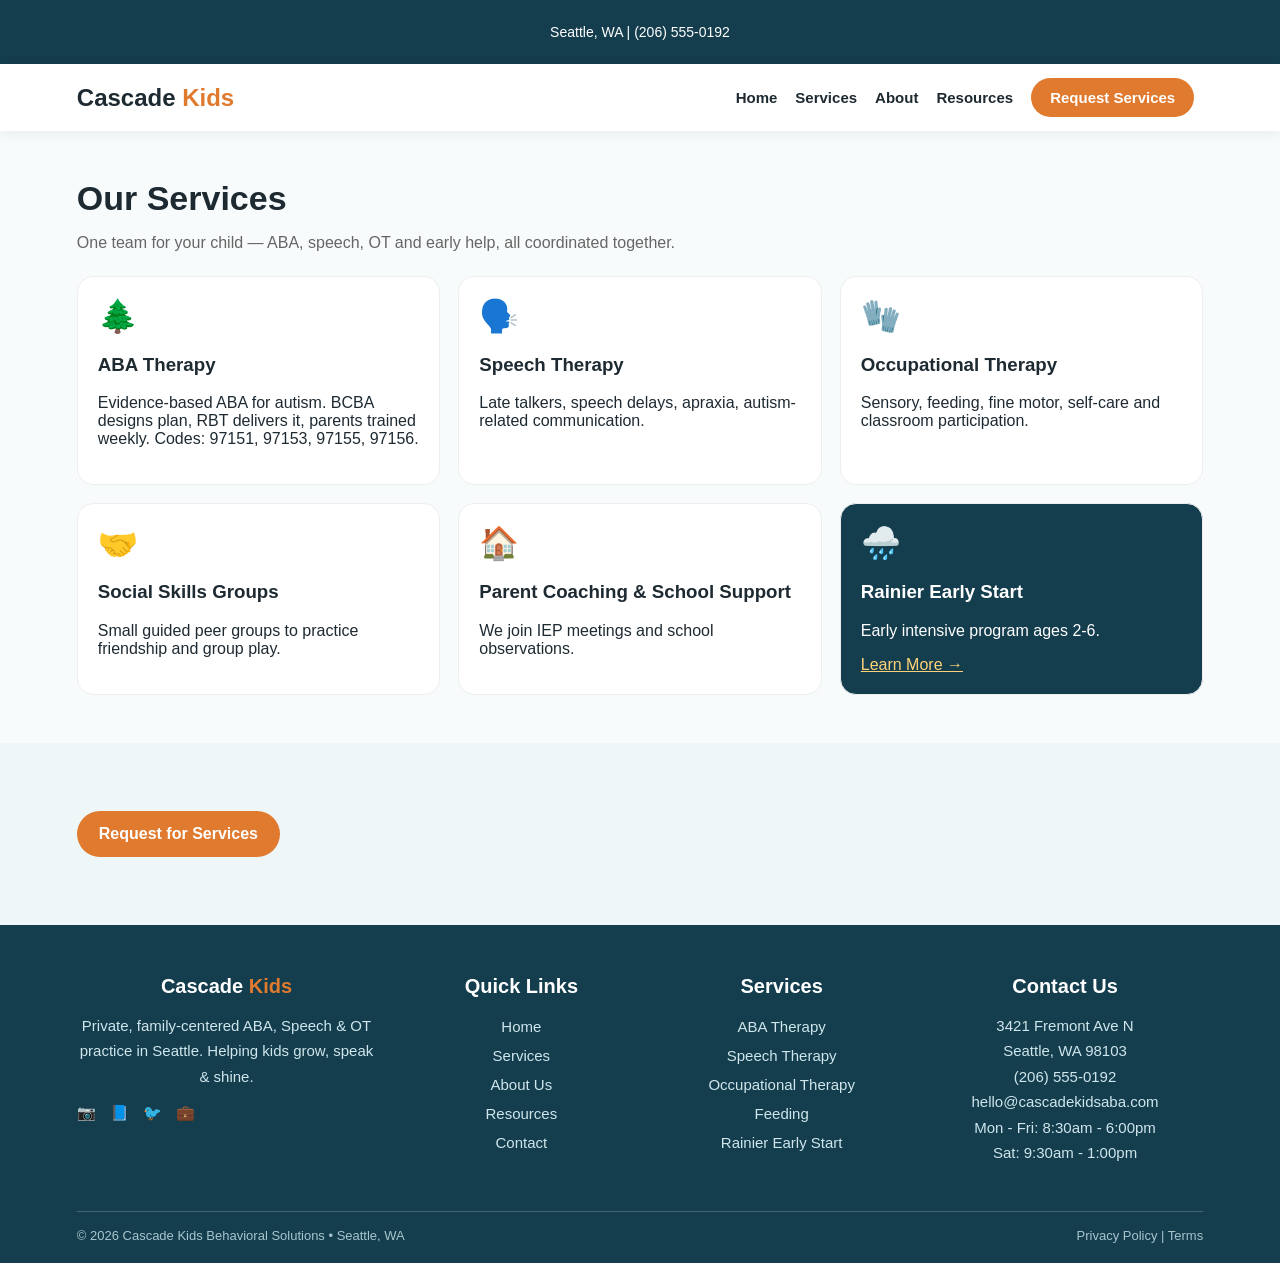
<file: services.html>
<!DOCTYPE html><html lang="en"><head><meta charset="UTF-8"><meta name="viewport" content="width=device-width, initial-scale=1.0"><title>Services | Cascade Kids Seattle</title><link rel="stylesheet" href="style.css"></head><body>
<header class="topbar"><p>Seattle, WA | (206) 555-0192</p></header>
<nav><div class="logo">Cascade <span>Kids</span></div><div class="links"><a href="index.html">Home</a><a href="services.html">Services</a><a href="about.html">About</a><a href="resources.html">Resources</a><a href="contact.html" class="btn">Request Services</a></div><button class="hamburger" onclick="openMenu()">☰</button></nav>
<div id="fullMenu" class="full-menu"><div class="menu-top"><div class="logo white">Cascade <span>Kids</span></div><button class="close-btn" onclick="closeMenu()">✕</button></div><div class="menu-links"><a href="#" onclick="toggleSub(event,'sub1')">Services <span>›</span></a><div id="sub1" class="submenu"><a href="services.html">ABA Therapy</a><a href="services.html">Speech Therapy</a><a href="services.html">Occupational Therapy</a><a href="rainier.html">Rainier Early Start</a></div><a href="feeding.html">Feeding</a><a href="rainier.html">Rainier Early Start Program</a><a href="#" onclick="toggleSub(event,'sub2')">About Us <span>›</span></a><div id="sub2" class="submenu"><a href="about.html">Our Story</a><a href="about.html">Our Team</a><a href="about.html">Why Us</a></div><a href="#" onclick="toggleSub(event,'sub3')">Resources <span>›</span></a><div id="sub3" class="submenu"><a href="resources.html">Insurance</a><a href="resources.html">FAQs</a></div><a href="contact.html">Contact</a></div><div class="menu-social"><a href="#">📷</a><a href="#">📘</a><a href="#">🐦</a><a href="#">💼</a></div></div>
<section class="section"><h2>Our Services</h2><p class="sub">One team for your child — ABA, speech, OT and early help, all coordinated together.</p><div class="grid"><div class="card"><div class="icon">🌲</div><h3>ABA Therapy</h3><p>Evidence-based ABA for autism. BCBA designs plan, RBT delivers it, parents trained weekly. Codes: 97151, 97153, 97155, 97156.</p></div><div class="card"><div class="icon">🗣️</div><h3>Speech Therapy</h3><p>Late talkers, speech delays, apraxia, autism-related communication.</p></div><div class="card"><div class="icon">🧤</div><h3>Occupational Therapy</h3><p>Sensory, feeding, fine motor, self-care and classroom participation.</p></div><div class="card"><div class="icon">🤝</div><h3>Social Skills Groups</h3><p>Small guided peer groups to practice friendship and group play.</p></div><div class="card"><div class="icon">🏠</div><h3>Parent Coaching & School Support</h3><p>We join IEP meetings and school observations.</p></div><div class="card highlight"><div class="icon">🌧️</div><h3>Rainier Early Start</h3><p>Early intensive program ages 2-6.</p><a href="rainier.html" style="color:#ffd27a">Learn More →</a></div></div></section>
<section class="section light"><div class="hero-btns"><a href="contact.html" class="btn big">Request for Services</a></div></section>
<footer class="footer">
  <div class="footer-grid">
    <div>
      <h3>Cascade <span>Kids</span></h3>
      <p>Private, family-centered ABA, Speech & OT practice in Seattle. Helping kids grow, speak & shine.</p>
      <div class="footer-social">
        <a href="#">📷</a>
        <a href="#">📘</a>
        <a href="#">🐦</a>
        <a href="#">💼</a>
      </div>
    </div>
    <div>
      <h3>Quick Links</h3>
      <a href="index.html">Home</a>
      <a href="services.html">Services</a>
      <a href="about.html">About Us</a>
      <a href="resources.html">Resources</a>
      <a href="contact.html">Contact</a>
    </div>
    <div>
      <h3>Services</h3>
      <a href="services.html">ABA Therapy</a>
      <a href="services.html">Speech Therapy</a>
      <a href="services.html">Occupational Therapy</a>
      <a href="feeding.html">Feeding</a>
      <a href="rainier.html">Rainier Early Start</a>
    </div>
    <div>
      <h3>Contact Us</h3>
      <p>3421 Fremont Ave N<br>Seattle, WA 98103<br>(206) 555-0192<br>hello@cascadekidsaba.com<br>Mon - Fri: 8:30am - 6:00pm<br>Sat: 9:30am - 1:00pm</p>
    </div>
  </div>
  <div class="footer-bottom">
    <span>© 2026 Cascade Kids Behavioral Solutions • Seattle, WA</span>
    <span>Privacy Policy | Terms</span>
  </div>
</footer>
</file>
<file: style.css>
*{box-sizing:border-box}body{margin:0;font-family:Arial,sans-serif;color:#1e2a32;background:#f7fbfc}
.topbar{background:#143d4d;color:#fff;text-align:center;padding:10px 12px;font-size:14px}
nav{display:flex;justify-content:space-between;align-items:center;padding:14px 6vw;background:#fff;position:sticky;top:0;z-index:10;box-shadow:0 2px 12px rgba(0,0,0,.07)}
.logo{font-weight:800;font-size:24px}.logo span{color:#e07a2f}
.links a{margin:0 9px;text-decoration:none;color:#1e2a32;font-weight:700;font-size:15px}.btn{background:#e07a2f;color:#fff!important;padding:11px 19px;border-radius:999px;text-decoration:none;display:inline-block;border:0;cursor:pointer;font-weight:700}.btn.big{padding:14px 22px;font-size:16px}.btn.ghost{background:#fff;color:#143d4d!important;border:2px solid #143d4d}.btn.full{width:100%}
.hero{display:grid;grid-template-columns:1.2fr .8fr;gap:30px;padding:42px 6vw;background:linear-gradient(135deg,#d9eef2,#fff0dd)}
.hero h1{font-size:48px;line-height:1.05;margin:14px 0}.badge{background:#fff;border:1px solid #d5e6ea;padding:8px 13px;border-radius:999px;font-size:13px;font-weight:700;display:inline-block}
.hero-btns{display:flex;gap:12px;margin:20px 0;flex-wrap:wrap}.stats{display:flex;gap:28px;margin-top:22px;flex-wrap:wrap}.stats div{display:flex;flex-direction:column}.stats b{font-size:22px}.stats span{font-size:13px;color:#666}
.hero-card{background:#fff;border-radius:18px;padding:22px;box-shadow:0 12px 30px rgba(0,0,0,.08);height:fit-content}.hero-card ol{padding-left:18px}.hero-card li{margin:12px 0}.small{font-size:13px;color:#666}
.section{padding:48px 6vw}.section.light{background:#eef6f7}.section h2{font-size:34px;margin:0 0 8px}.sub{color:#666;max-width:700px}
.grid{display:grid;grid-template-columns:repeat(3,1fr);gap:18px;margin-top:24px}.card{background:#fff;border:1px solid #eee;border-radius:16px;padding:20px}.card.highlight{background:#143d4d;color:#fff}.icon{font-size:32px}
.split{display:grid;grid-template-columns:1fr 1fr;gap:30px;align-items:center}.ticks{list-style:none;padding:0;line-height:2}.quote{background:#fff;border-radius:16px;padding:24px;font-size:22px;font-style:italic}
.steps{display:grid;grid-template-columns:repeat(4,1fr);gap:14px;margin-top:20px}.steps div{background:#fff;border-radius:14px;padding:18px;border:1px solid #eee}.steps b{background:#e07a2f;color:#fff;width:32px;height:32px;display:grid;place-items:center;border-radius:50%}
.tags{background:#fff;padding:18px;border-radius:12px;line-height:2}
.contact{display:grid;grid-template-columns:1.2fr .8fr;gap:26px}.form-box{background:#fff;border-radius:18px;padding:24px;box-shadow:0 10px 26px rgba(0,0,0,.06)}.form-box input,.form-box select{width:100%;padding:12px;margin:7px 0;border:1px solid #ddd;border-radius:10px;font-size:15px}
.info h3{font-size:24px}.note{background:#fff0dd;padding:14px;border-radius:12px;font-size:13px;margin-top:16px}
footer{background:#143d4d;color:#fff;text-align:center;padding:18px}
/* FULL SCREEN MENU - Bloom jaisa */
.hamburger{display:none;font-size:28px;background:none;border:none;cursor:pointer;color:#143d4d}
.full-menu{display:none;position:fixed;top:0;left:0;width:100%;height:100%;background:#143d4d;z-index:9999;padding:20px 6vw;overflow-y:auto}
.full-menu.open{display:block}
.menu-top{display:flex;justify-content:space-between;align-items:center}
.logo.white{color:#fff}.logo.white span{color:#e07a2f}
.close-btn{font-size:28px;background:none;border:none;color:#fff;cursor:pointer}
.menu-links{display:flex;flex-direction:column;margin-top:40px}
.menu-links > a{color:#fff;text-decoration:none;font-size:32px;font-weight:700;padding:14px 0;border-bottom:1px solid rgba(255,255,255,.15);display:flex;justify-content:space-between}
.menu-links > a span{color:#e07a2f}
.submenu{display:none;flex-direction:column;padding-left:20px}
.submenu.open{display:flex}
.submenu a{color:#cfe6ec;text-decoration:none;font-size:20px;padding:10px 0}
.menu-social{display:flex;gap:18px;margin-top:40px;font-size:28px}
.menu-social a{text-decoration:none}
@media(max-width:800px){.hero,.grid,.split,.contact,.steps{grid-template-columns:1fr}.hero h1{font-size:34px}.hamburger{display:block}nav .links{display:none}}
/* ===== BIG FOOTER ===== */
.footer{
  background:#143d4d;
  color:#fff;
  padding:50px 6vw 20px;
}
.footer-grid{
  display:grid;
  grid-template-columns:1.3fr 1fr 1fr 1.2fr;
  gap:30px;
}
.footer h3{font-size:20px;margin:0 0 14px}
.footer h3 span{color:#e07a2f}
.footer p{color:#cfe6ec;line-height:1.7;font-size:15px}
.footer a{
  display:block;
  color:#cfe6ec;
  text-decoration:none;
  padding:6px 0;
  font-size:15px;
}
.footer a:hover{color:#fff}
.footer-social{display:flex;gap:14px;margin-top:14px;font-size:24px}
.footer-social a{padding:0}
.footer-bottom{
  border-top:1px solid rgba(255,255,255,.2);
  margin-top:30px;
  padding-top:16px;
  display:flex;
  justify-content:space-between;
  flex-wrap:wrap;
  font-size:13px;
  color:#a8c5cd;
}
@media(max-width:800px){
  .footer-grid{grid-template-columns:1fr}
}
</file>
